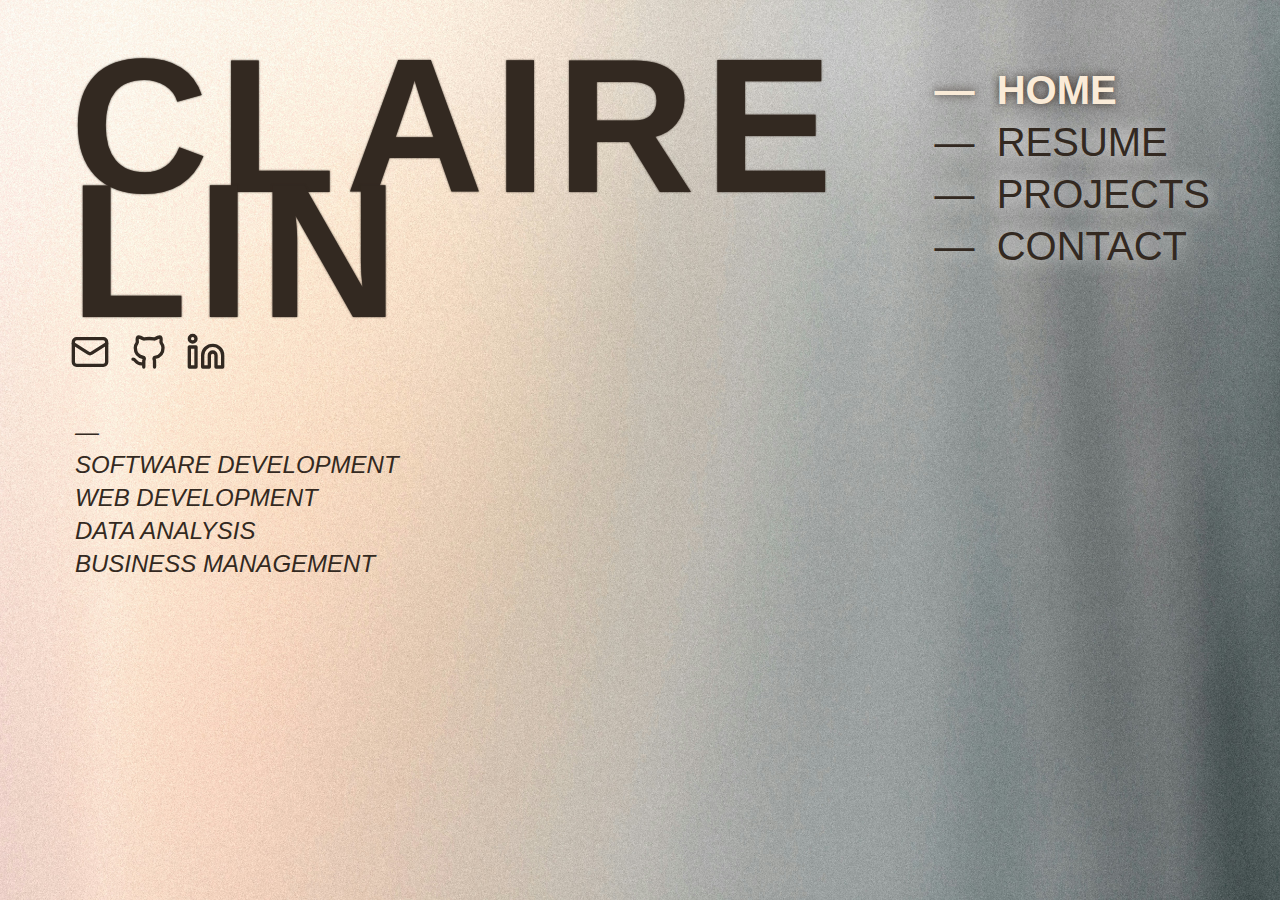
<file: index.html>
<!DOCTYPE html>
<html lang="en">
	<head>
		<title>Claire Lin</title>
		<meta charset="utf-8">
		<link rel="stylesheet" href="css/style.css">
	</head>
    <body>
        <section class="container">
            <div class="titlebar">
                <div class="header">
                    <div class="name">
                        <h1>CLAIRE<br>LIN</h1>
                    </div>
        
                    <div class="socialmedia">
                        <br>
                        <a href="mailto:x.clairelin0607@gmail.com" id="mail">
                            <img src="img/Mail.svg" alt="Mail" height="40">
                        </a>&nbsp;&nbsp;
                        <a href="https://github.com/x-claire-lin" id="github">
                            <img src="img/Github.svg" alt="github" height="40">
                        </a>&nbsp;&nbsp;
                        <a href="https://www.linkedin.com/in/claire-x-lin/" id="linkedin">
                            <img src="img/Linkedin.svg" alt="Linkedin" height="40">
                        </a>
                    </div>
                </div>
        
                <div class="menu">
                    <a href="index.html" id="home" 
                    style="font-weight: bold;
                    text-shadow: 0 0 10px #332921;
                    color:antiquewhite;"><span>—</span>&nbsp;&nbsp;HOME</a><br>
                    <a href="resume.html" id="resume"><span>—</span>&nbsp;&nbsp;RESUME</a><br>
                    <a href="Projects.html" id="projects"><span>—</span>&nbsp;&nbsp;PROJECTS</a><br>
                    <a href="Contact.html" id="contact"><span>—</span>&nbsp;&nbsp;CONTACT</a>
                </div>
            </div>
    
            <div class="highlight">
                <p>—</p>
                <p>SOFTWARE DEVELOPMENT</p>
                <p>WEB DEVELOPMENT</p>
                <p>DATA ANALYSIS</p>
                <p>BUSINESS MANAGEMENT</p>
            </div>
        </section>
        
    </body>
</file>
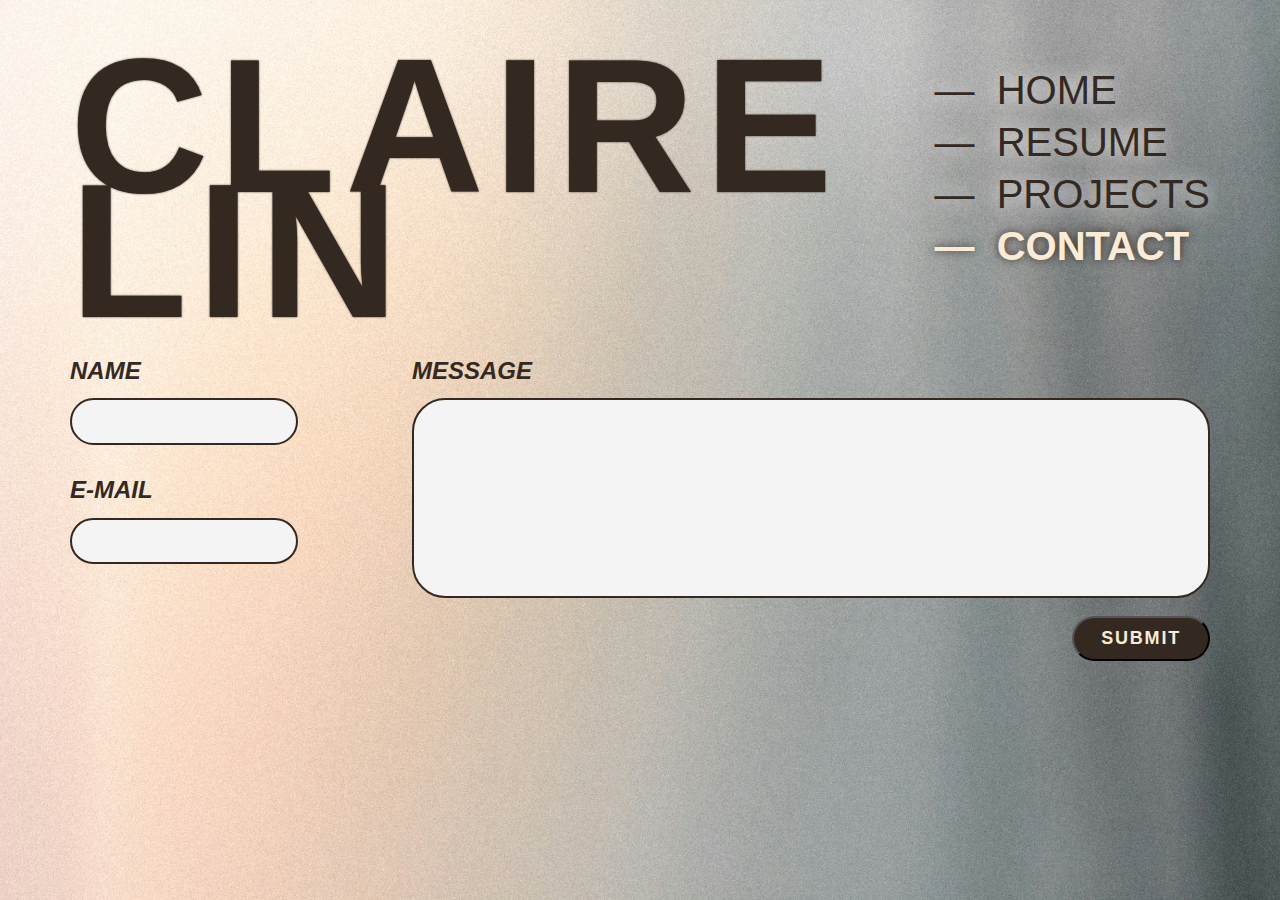
<file: Contact.html>
<!DOCTYPE html>
<html lang="en">
	<head>
		<title>Claire Lin</title>
		<meta charset="utf-8">
		<link rel="stylesheet" href="css/style.css">
	</head>
	<body>
        <section class="container">
			<div class="titlebar">
				<div class="header">
					<div class="name">
						<h1>CLAIRE<br>LIN</h1>
					</div>
				</div>
				
				<div class="menu">
					<a href="index.html" id="home"><span>—</span>&nbsp;&nbsp;HOME</a><br>
					<a href="resume.html" id="resume"><span>—</span>&nbsp;&nbsp;RESUME</a><br>
					<a href="Projects.html" id="projects"><span>—</span>&nbsp;&nbsp;PROJECTS</a><br>
					<a href="Contact.html" id="contact" 
					style="font-weight: bold;
                    text-shadow: 0 0 10px #332921;
                    color:antiquewhite;"><span>—</span>&nbsp;&nbsp;CONTACT</a>
				</div>
			</div>
			<form method="post" action="message.php">
				<div class="info">
				<label for="name">NAME</label><br>
				<input type="text" id="name" name="name" required>
				<br><br>
				<label for="email">E-MAIL</label><br>
				<input type="text" id="email" name="email" required>
				<br><br>
				</div>
				<div class="message">
					<label for="message">MESSAGE</label><br>
					<textarea id="message" name="message" required></textarea><br>
					<div class="submit">
						<input type="submit" value="SUBMIT" id="submit">
					</div>
				</div>
			</form>
		</section>
    </body>
</file>
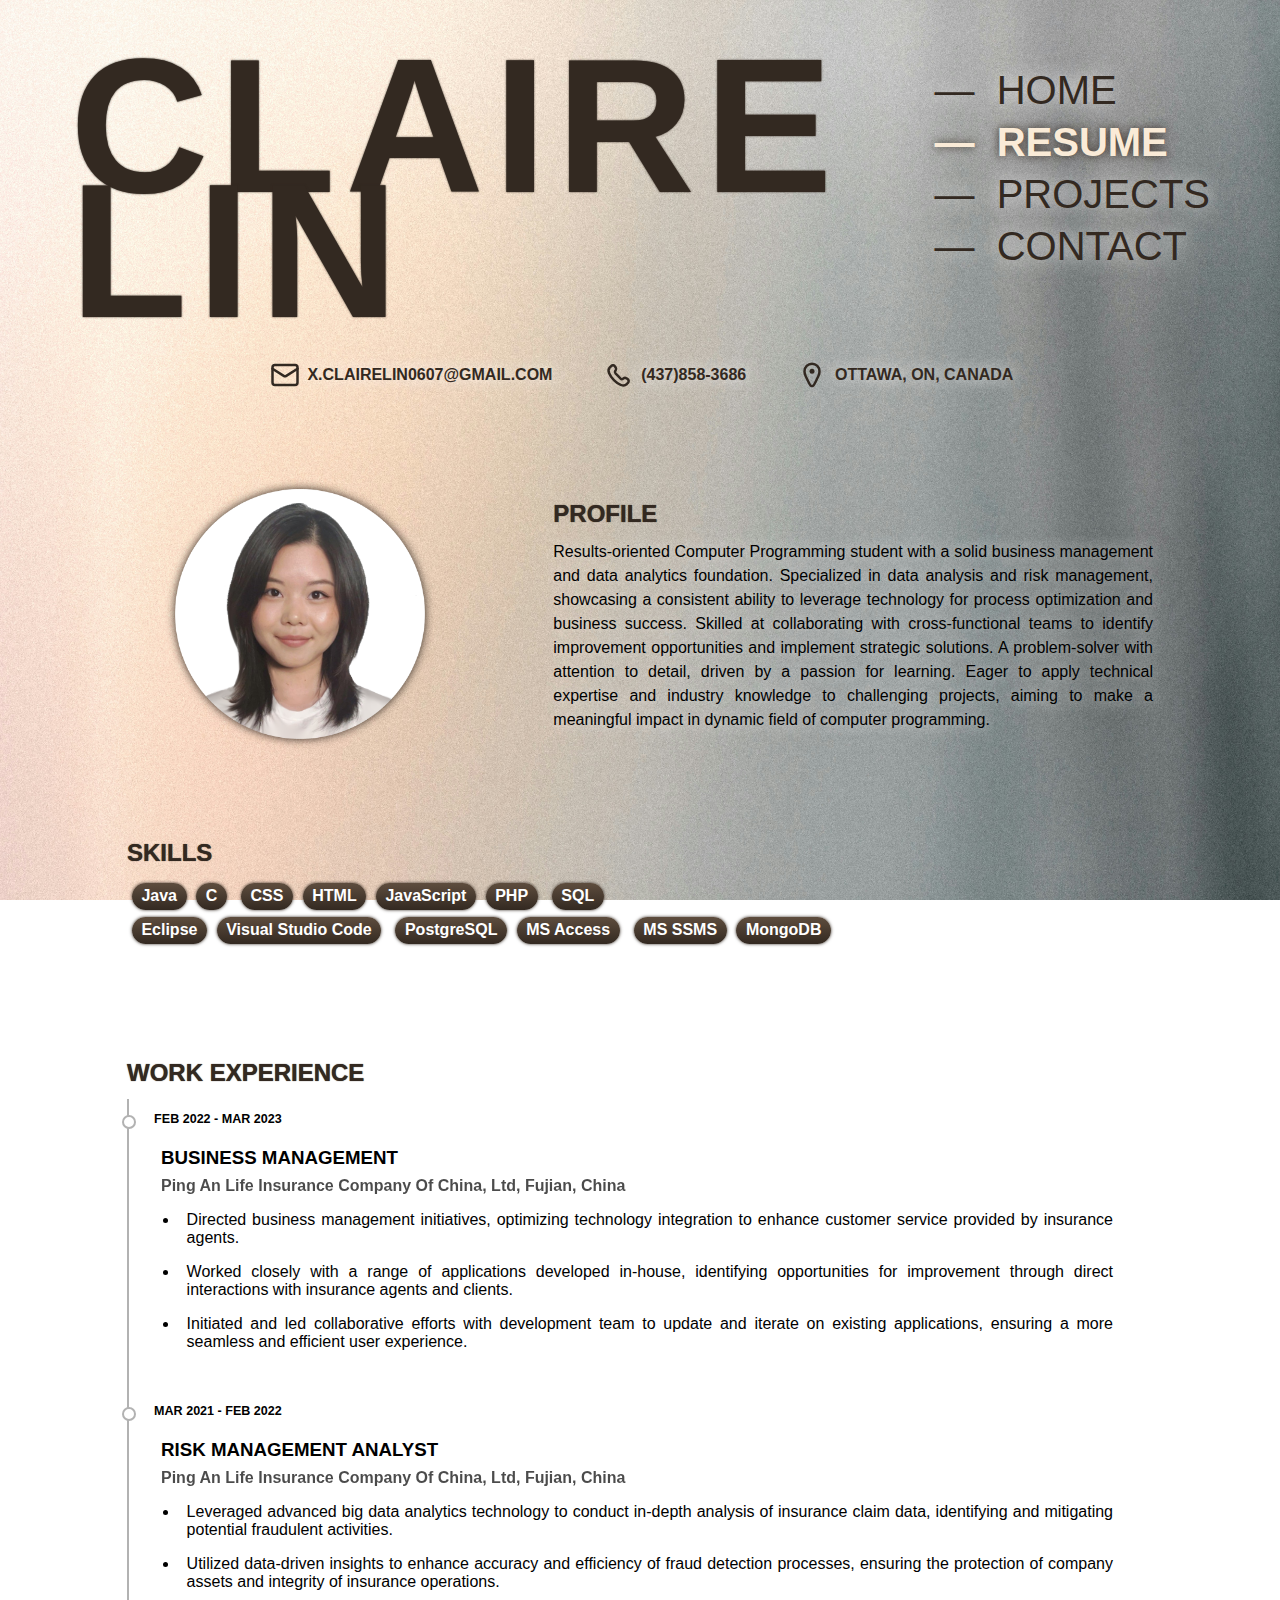
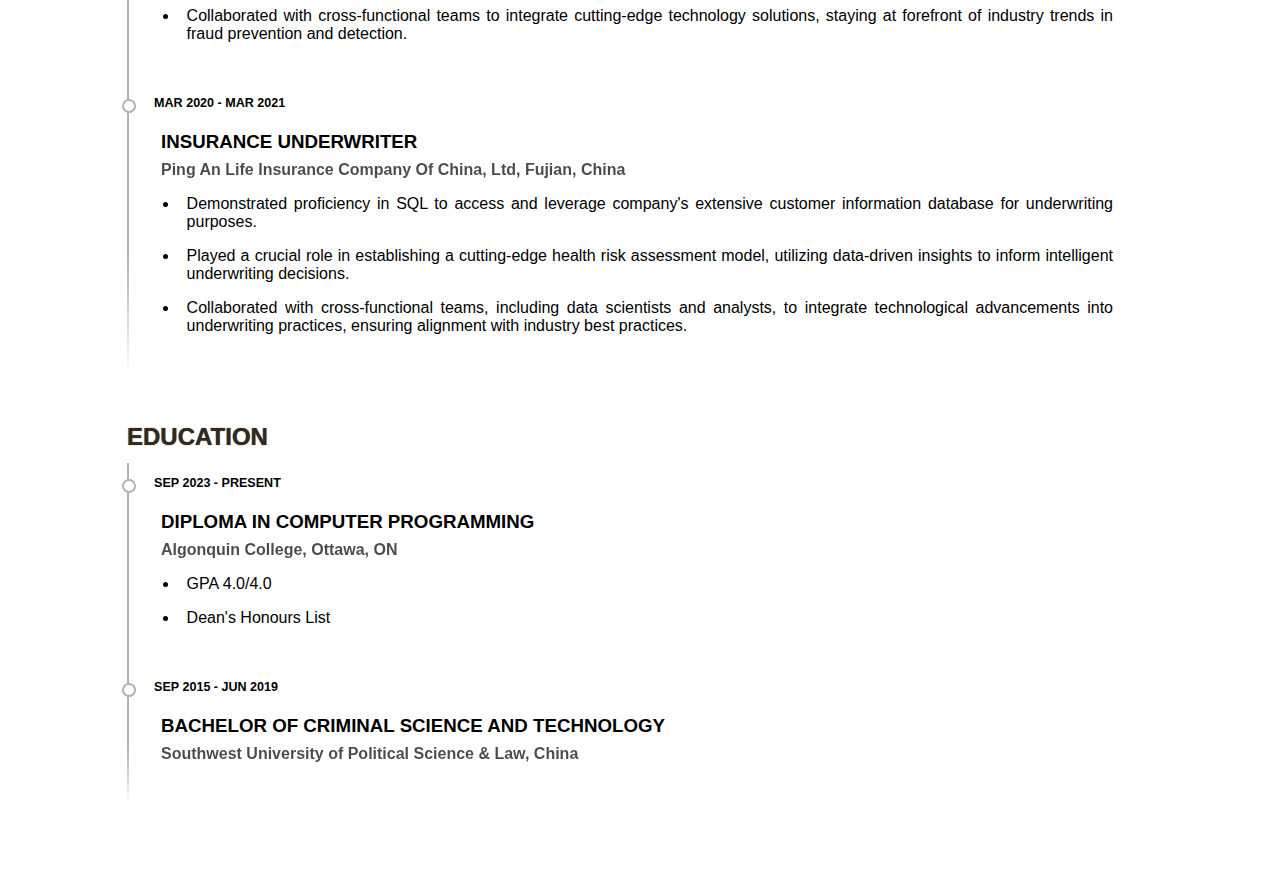
<file: resume.html>
<!DOCTYPE html>
<html lang="en">
	<head>
		<title>Claire Lin</title>
		<meta charset="utf-8">
		<link rel="stylesheet" href="css/style.css">
	</head>
	<body>
        <section class="container">
			<div class="titlebar">
				<div class="header">
					<div class="name">
						<h1>CLAIRE<br>LIN</h1>
					</div>
				</div>
				
				<div class="menu">
					<a href="index.html" id="home"><span>—</span>&nbsp;&nbsp;HOME</a><br>
					<a href="resume.html" id="resume" 
					style="font-weight: bold;
                    text-shadow: 0 0 10px #332921;
                    color:antiquewhite;"><span>—</span>&nbsp;&nbsp;RESUME</a><br>
					<a href="Projects.html" id="projects"><span>—</span>&nbsp;&nbsp;PROJECTS</a><br>
					<a href="Contact.html" id="contact"><span>—</span>&nbsp;&nbsp;CONTACT</a>
				</div>
			</div>
			<div class="resume">
				<div class="contact">
					<div class="mailaddress">
						<img src="img/Mail.svg" alt="Mail" height="30">
						<span>X.CLAIRELIN0607@GMAIL.COM</span>
					</div>
					<div class="phonenumber">
						<img src="img/PhoneCall.svg" alt="phone" height="30">
						<span>(437)858-3686</span>
					</div>
					<div class="location">
						<img src="img/Location.svg" alt="location" height="30">
						<span>OTTAWA, ON, CANADA</span>
					</div>
				</div>
				<div class="profile">
					<div class="myphoto">
						<img src="img/myphoto2.png" alt="myphoto" height="250">
					</div>
					<div class="profilecontent">
						<H2>PROFILE</H2>
						<p>
							Results-oriented Computer Programming student with a solid business 
							management and data analytics foundation. 
							Specialized in data analysis and risk management, showcasing a consistent 
							ability to leverage technology for process optimization and business success. 
							Skilled at collaborating with cross-functional teams to identify improvement 
							opportunities and implement strategic solutions. 
							A problem-solver with attention to detail, driven by a passion for learning. 
							Eager to apply technical expertise and industry knowledge to challenging projects, 
							aiming to make a meaningful impact in dynamic field of computer programming.
						</p>
					</div>
				</div>
				<div class="skill">
					<h2>SKILLS</h2>
					<div class="languages">
						<p>Java</p><p>C</p>
						<p>CSS</p><p>HTML</p><p>JavaScript</p><p>PHP</p>
						<p>SQL</p>
					</div>
					<div class="SOFTWARE">
						<p>Eclipse</p><p>Visual Studio Code</p>
						<p>PostgreSQL</p><p>MS Access</p>
						<p>MS SSMS</p><p>MongoDB</p>
					</div>
				</div>
				<div class="work">
					<h2>WORK EXPERIENCE</h2>
					<div class="timeline">
						<div class="timeline-item" data-date='FEB 2022 - MAR 2023'>
							<h3>BUSINESS MANAGEMENT</h3>
							<h4>Ping An Life Insurance Company Of China, Ltd, Fujian, China</h4>
							<ul>
								<li>Directed business management initiatives, optimizing technology integration to enhance customer service provided by insurance agents.</li>
								<li>Worked closely with a range of applications developed in-house, identifying opportunities for improvement through direct interactions with insurance agents and clients.</li>
								<li>Initiated and led collaborative efforts with development team to update and iterate on existing applications, ensuring a more seamless and efficient user experience.</li>
							</ul>
						</div>
						<div class="timeline-item" data-date='MAR 2021 - FEB 2022'>
							<h3>RISK MANAGEMENT ANALYST</h3>
							<h4>Ping An Life Insurance Company Of China, Ltd, Fujian, China</h4>
							<ul>
								<li>Leveraged advanced big data analytics technology to conduct in-depth analysis of insurance claim data, identifying and mitigating potential fraudulent activities.</li>
								<li>Utilized data-driven insights to enhance accuracy and efficiency of fraud detection processes, ensuring the protection of company assets and integrity of insurance operations.</li>
								<li>Collaborated with cross-functional teams to integrate cutting-edge technology solutions, staying at forefront of industry trends in fraud prevention and detection.</li>
							</ul>
						</div>
						<div class="timeline-item" data-date='MAR 2020 - MAR 2021'>
							<h3>INSURANCE UNDERWRITER</h3>
							<h4>Ping An Life Insurance Company Of China, Ltd, Fujian, China</h4>
							<ul>
								<li>Demonstrated proficiency in SQL to access and leverage company's extensive customer information database for underwriting purposes.</li>
								<li>Played a crucial role in establishing a cutting-edge health risk assessment model, utilizing data-driven insights to inform intelligent underwriting decisions.</li>
								<li>Collaborated with cross-functional teams, including data scientists and analysts, to integrate technological advancements into underwriting practices, ensuring alignment with industry best practices.</li>
							</ul>
						</div>
					</div>
				</div>
				<div class="education">
					<h2>EDUCATION</h2>
					<div class="timeline">
						<div class="timeline-item" data-date='SEP 2023 - PRESENT'>
							<h3>DIPLOMA IN COMPUTER PROGRAMMING</h3>
							<h4>Algonquin College, Ottawa, ON</h4>
							<ul>
								<li>GPA 4.0/4.0</li>
								<li>Dean's Honours List</li>
							</ul>
						</div>
						<div class="timeline-item" data-date='SEP 2015 - JUN 2019'>
							<h3>BACHELOR OF CRIMINAL SCIENCE AND TECHNOLOGY</h3>
							<h4>Southwest University of Political Science & Law, China</h4>
						</div>
					</div>
				</div>
			</div>
		</section>
    </body>
</file>
<file: css/style.css>
/* CSS Reset */
html, body, div, span, applet, object, iframe,
h1, h2, h3, h4, h5, h6, p, blockquote, pre,
a, abbr, acronym, address, big, cite, code,
del, dfn, em, img, ins, kbd, q, s, samp,
small, strike, strong, sub, sup, tt, var,
b, u, i, center,
dl, dt, dd, ol, ul, li,
form, label,
table, caption, tbody, tfoot, thead, tr, th, td,
article, aside, canvas, details, embed, 
figure, figcaption, footer, header, hgroup, 
menu, nav, output, ruby, section, summary,
time, mark, audio, video {
	margin: 0;
	padding: 0;
	border: 0;
}
/* END CSS Reset*/

/* Universial*/
* {box-sizing:border-box}

body {
    background-image: url('../img/background.jpg');
    background-size: cover;
    background-position: center;
    background-attachment: fixed;
    height: 100%;
    width: 100%;
    font-family: "Avant Garde", Avantgarde, "Century Gothic", CenturyGothic, "AppleGothic", sans-serif;
}

::-webkit-scrollbar {
    display: none;
}  

::selection {
    background: rgb(215, 197, 180);
}

a {
    text-decoration: none;
}

img {
    user-select: none;
}

.container{
    display: flex;
    flex-direction: column;
    justify-content: space-between;
    gap: 5px;
    flex-wrap: wrap;
    padding: 0px 70px;
    margin-top: 4em;
    margin-left: auto;
    margin-right: auto;
    height: 100%;
}

.titlebar {
    display: flex;
    justify-content: space-between;
    width: 100%;
    gap: 5em;
    user-select: none;
}

.header{
    margin-bottom: 2em;
}

.name{
    font-size: 600%;
    line-height: 130%;
    color: #332921;
    text-align: left;
    text-shadow: 0px 0px 2px #332921;
    letter-spacing: 0.1em;
}

.menu {
    font-size: 250%;
    line-height: 130%;
    text-align: left;
    margin-bottom: 2em;
    min-width: 6.5em;
}

.menu > a{
    transition: 0.3s ease;
    color: #332921;
    text-shadow: 0 0 20px white;
}

.menu > a:hover {
    font-weight: bold;
    text-shadow: 0 0 10px #332921;
    color: antiquewhite;
}

.menu > a:hover span {
    display: inline-block;
    animation: slideLeft 0.3s ease 0s 1 normal forwards;
}


@keyframes slideLeft {
    from {
        transform: translateX(0);
    }
    to {
        transform: translateX(-0.5em); 
    }
}

/* HOME PAGE*/
.socialmedia a{
    transition: 0.2s;
    filter: invert(10%) sepia(5%) saturate(3741%) hue-rotate(344deg) brightness(96%) contrast(83%);
}

.socialmedia a:hover{
    filter: invert(99%) sepia(30%) saturate(1359%) hue-rotate(302deg) brightness(102%) contrast(96%) drop-shadow(0px 0px 3px #332921);
}

.highlight {
    font-size: 150%;
    font-style: italic;
}

.highlight > p{
    color: #332921;
    margin: 5px;
}

/* RESUME PAGE*/
.resume {
    display: flex;
    flex-direction: column;
    justify-content: space-evenly;
    gap: 3em;
    margin: auto;
    margin-bottom: 5em;
    width: 90%;
}

h2 {
    margin-bottom: 0.5em;
    color: #332921;
    text-shadow: 0px 0px 1px #332921;
}

.contact {
    display: flex;
    flex-direction: row;
    justify-content: space-evenly;
    gap: 3em;
    margin: auto;
    font-weight: bolder;
}

.contact > div > img {
    vertical-align: middle;
    margin: 0.2em;
    filter: invert(10%) sepia(5%) saturate(3741%) hue-rotate(344deg) brightness(96%) contrast(83%);
}

.contact > div > span {
    vertical-align: middle;
    color: #332921;
    text-shadow: 0 0 15px white;
}

.profile {
    display: flex;
    flex-direction: row;
    justify-content: space-between;
    gap: 5em;
    width: 100%;
    vertical-align: middle;
}

.myphoto {
    filter:drop-shadow(0px 0px 5px #332921);
    padding: 3em;
}

.profilecontent {
    align-self: center;
}

.profilecontent > p {
    line-height: 1.5em;
    text-align: justify;
    text-shadow: 0 0 15px white;
}

.skill {
    margin-bottom: 4em;
}

.skill > div > p {
    display: inline-block;
    border-radius: 1em;
    padding: 0.3em 0.6em;
    margin: 0.2em 0.3em;
    font-weight: bold;
    color: white;
    background: linear-gradient(#5e4d3e, #332921);
    box-shadow: 0 0 0.2em #332921;
}

.timeline {
    width: 100%;
    margin: 0 auto;
}

.timeline-item {
    padding: 3em 2em 2em;
    position: relative;
    color: rgba(0, 0, 0);
    border-left: 2px solid rgba(0, 0, 0, 0.3);
}

.timeline-item p {
    font-size: 1rem;
}

.timeline-item::before {
    content: attr(data-date);
    position: absolute;
    left: 2em;
    font-weight: bold;
    top: 1em;
    display: block;
    font-weight: 700;
    font-size: .785rem;
}

.timeline-item::after {
    width: 10px;
    height: 10px;
    display: block;
    top: 1em;
    position: absolute;
    left: -7px;
    border-radius: 10px;
    content: '';
    border: 2px solid rgba(0, 0, 0, 0.3);
    background: white;
}

.timeline-item:last-child {
    -o-border-image: linear-gradient(to bottom, rgba(0, 0, 0, 0.3) 60%, transparent) 1 100%;
    border-image: -webkit-linear-gradient(top, rgba(0, 0, 0, 0.3) 60%, transparent) 1 100%;
    border-image: linear-gradient(to bottom, rgba(0, 0, 0, 0.3) 60%, transparent) 1 100%;
}

li {
    text-shadow: 0 0 15px white;
    padding: 0.5em;
    margin-left: 1.1em;
    text-align: justify;
}

h4 {
    margin: 0.5em 0;
    opacity: 0.7;
}

/*PROJECT PAGE*/
.slideshow-container {
  width: 100%;
  position: relative;
  margin: auto;
}

.mySlides {
    display: none;
    margin: auto;
    width: 80%;
}

.project-time {
    font-size: small;
    color: #332921;
    font-weight: bold;
}

.project-text {
    float: left;
    width: 48%;
    text-align: justify;
}

.project-description > p {
    text-shadow: 0 0 15px white;
}

.project-img > img{
    float: right;
    width: 44%;
    box-shadow: 1em 1em 10px #332921;
    border-radius: 1em;
}

.project-skill > p {
    display: inline-block;
    border-radius: 1em;
    padding: 0.3em 0.6em;
    margin: 1em 0.3em;
    font-weight: bold;
    color: white;
    background: linear-gradient(#5e4d3e, #332921);
    box-shadow: 0 0 0.2em #332921;
}

.prev, .next {
    cursor: pointer;
    position: absolute;
    top: 50%;
    width: 3em;
    height: 3em;
    margin-top: -22px;
    text-align: center;
    padding-top: 0.7em;
    top: 50%;
    color: antiquewhite;
    background-color: #332921;
    font-weight: bold;
    font-size: 1em;
    transition: 0.4s ease;
    user-select: none;
    border-radius: 50%;
    box-shadow: 0 0 3px #332921;
}

.prev {
    left: 0;
}

.next {
    right: 0;
}

.prev:hover, .next:hover {
    font-weight: bolder;
    background-color: antiquewhite;
    color: #332921;
    box-shadow: 0 0 20px #332921;
}


.dot {
  cursor: pointer;
  height: 15px;
  width: 15px;
  margin: 0 2px;
  background-color: antiquewhite;
  border-radius: 50%;
  display: inline-block;
  transition: background-color 0.6s ease;
  box-shadow: 0 0 0.5em #5e4d3e;
}

.active, .dot:hover {
  background-color: #5e4d3e;
}

/* Fading animation */
.fade {
  animation-name: fade;
  animation-duration: 1s;
}

@keyframes fade {
  from {opacity: .4}
  to {opacity: 1}
}

/* CONTACT PAGE*/
form {
    display: flex;
    flex-direction: row;
    justify-content: space-between;
    flex-wrap: wrap;
    width: 100%;
}

form > div > label{
    font-size: 1.5em;
    color: #332921;
    font-style: italic;
    user-select: none;
    font-weight: bold;
}

.info > input {
    width: 100%;
    height: 3.5em;
    margin: 1em 0em;
    border:2px solid #332921;
    border-radius: 2.5em;
    background-color: #f4f4f4;
    padding: 0.2em 2em;
}

.info > input:focus {
    outline: none;
    box-shadow: 0 0 10px 0 #332921;
}

.info {
    width: 20%;
    min-width: 10em;
}

.message {
    width: 70%;
}

#message {
    height: 15em;
    width: 100%;
    min-width:15em;
    border:2px solid #332921;
    border-radius: 2.5em;
    margin: 1em 0em;
    resize: none;
    background-color: #f4f4f4;
    padding: 1em 2em;
    overflow-y: auto;
}

#message:focus {
    outline: none;
    box-shadow: 0 0 10px 0 #332921;
}

.submit {
    display: flex;
    justify-content: flex-end;
}

#submit {
    height:2.5em;
    border-radius: 2.5em;
    font-weight: bold;
    font-size: large;
    padding: 0.5em 1.5em;
    background-color: #332921;
    color: antiquewhite;
    letter-spacing: 0.1em;
}

@media screen and (max-width: 950px) {
    .titlebar{
        flex-direction: column;
    }
    .contact{
        flex-direction: column;
    }
    form{
        flex-direction: column;
    }
}
</file>
